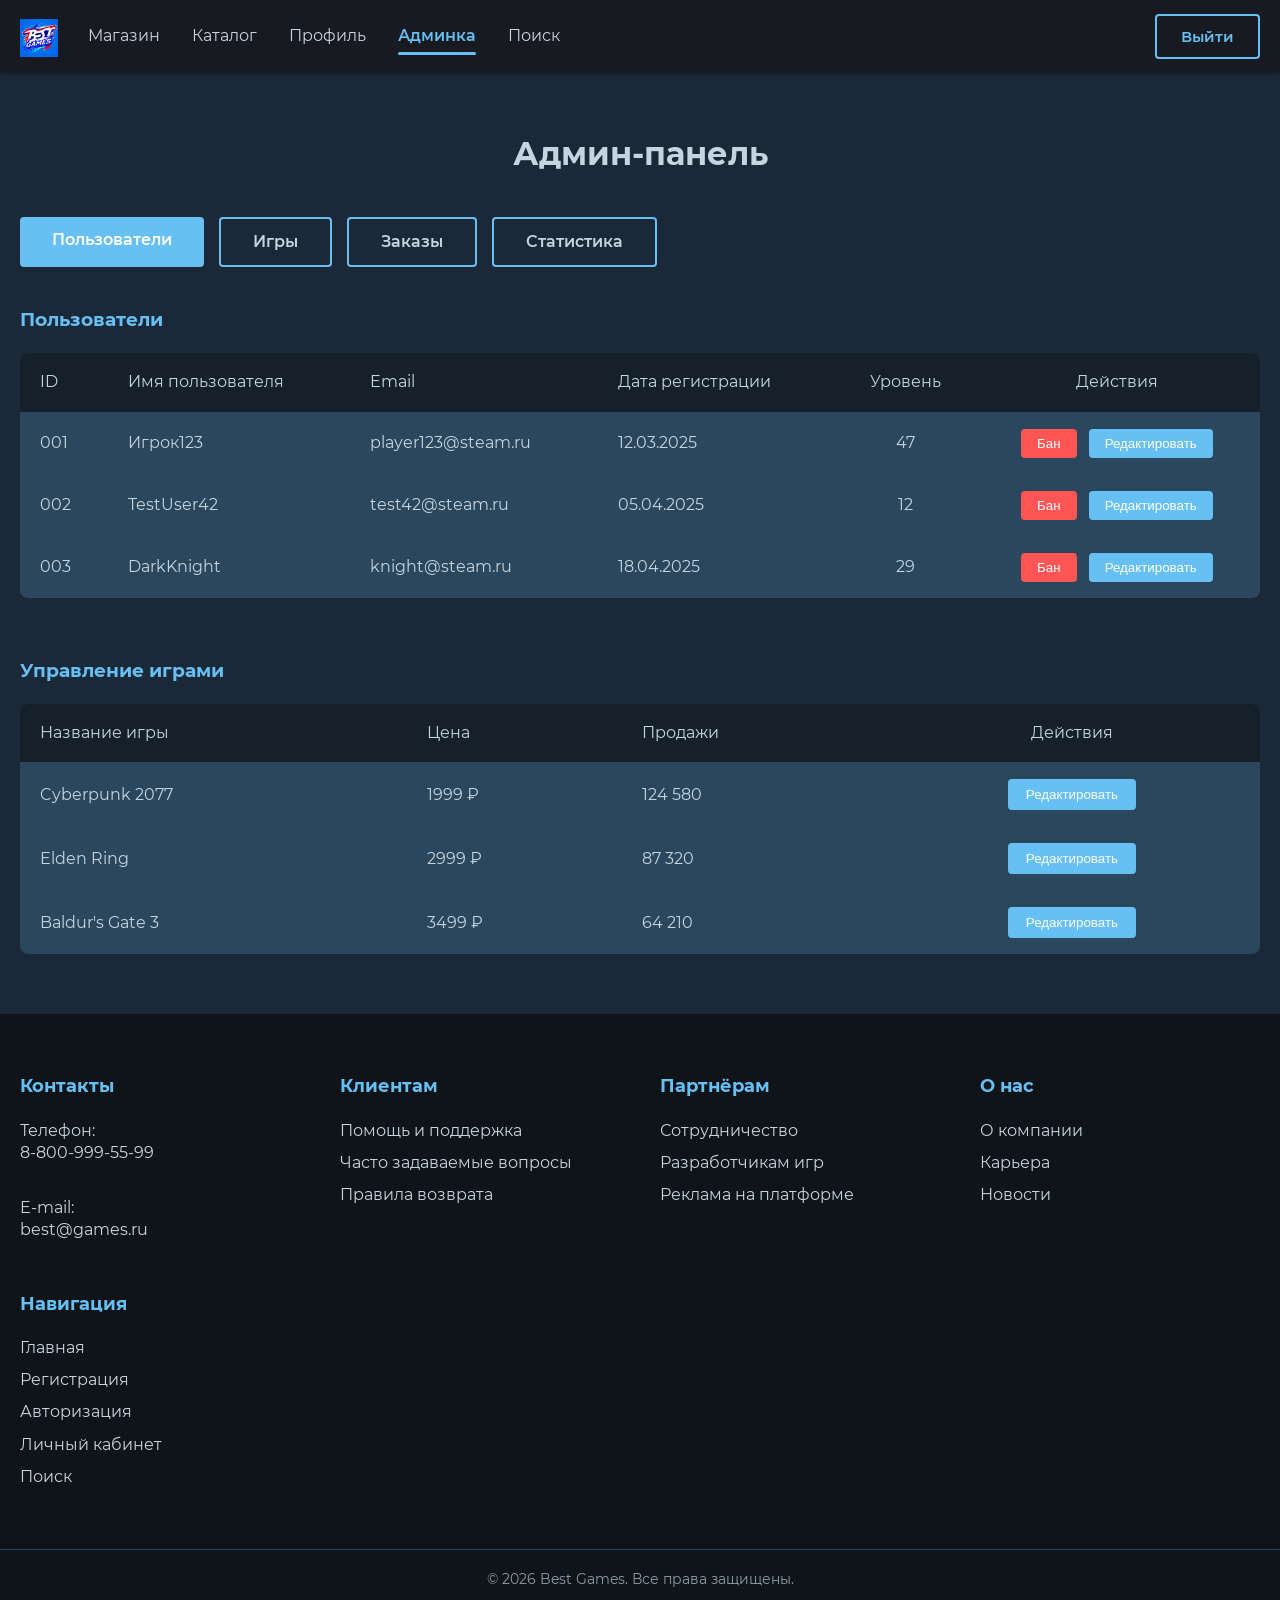
<file: admin.html>
<!DOCTYPE html>
<html lang="ru">
<head>
    <meta charset="UTF-8">
    <meta name="viewport" content="width=device-width, initial-scale=1.0">
    <title>Best Games</title>
    <link rel="stylesheet" href="style.css">
</head> 
<body>
    <header class="header">
        <div class="header__container">
            <a href="index.html" class="header__logo">
                <img src="images/logo.webp" alt="Best Games">
            </a>
            
            <input type="checkbox" id="burger-toggle" class="header__burger-checkbox">
            <label for="burger-toggle" class="header__burger">☰</label>
            
           <nav class="header__nav">
    <ul class="header__nav-list">
        <li><a href="index.html" class="header__nav-link">Магазин</a></li>
        <li><a href="catalog.html" class="header__nav-link">Каталог</a></li>
        <li><a href="profile.html" class="header__nav-link">Профиль</a></li>
        <li><a href="admin.html" class="header__nav-link active">Админка</a></li>
        <li><a href="index.html" class="header__nav-link">Поиск</a></li>
    </ul>
</nav>
            
            <div class="header__actions">
                <a href="login.html" class="header__login-btn">Выйти</a>
            </div>
        </div>
    </header>

    <main>
        <section class="section">
            <div style="max-width: 1300px; margin: 0 auto; padding: 0 20px;">
                <h2 class="section__title">Админ-панель</h2>

                <div style="display: flex; gap: 15px; margin-bottom: 40px; flex-wrap: wrap;">
                    <a href="#" style="padding: 12px 32px; background: var(--accent-color); color: #fff; text-decoration: none; border-radius: 4px; font-weight: 600;">Пользователи</a>
                    <a href="#" style="padding: 12px 32px; background: transparent; color: var(--text-color); border: 2px solid var(--accent-color); text-decoration: none; border-radius: 4px; font-weight: 600;">Игры</a>
                    <a href="#" style="padding: 12px 32px; background: transparent; color: var(--text-color); border: 2px solid var(--accent-color); text-decoration: none; border-radius: 4px; font-weight: 600;">Заказы</a>
                    <a href="#" style="padding: 12px 32px; background: transparent; color: var(--text-color); border: 2px solid var(--accent-color); text-decoration: none; border-radius: 4px; font-weight: 600;">Статистика</a>
                </div>

                <h3 style="margin: 0 0 20px 0; color: var(--accent-color);">Пользователи</h3>
                
                <div style="background: var(--card-bg); border-radius: 8px; overflow: hidden; margin-bottom: 60px;">
                    <table style="width: 100%; border-collapse: collapse;">
                        <thead>
                            <tr style="background: #16202b;">
                                <th style="padding: 18px 20px; text-align: left; font-weight: 500;">ID</th>
                                <th style="padding: 18px 20px; text-align: left; font-weight: 500;">Имя пользователя</th>
                                <th style="padding: 18px 20px; text-align: left; font-weight: 500;">Email</th>
                                <th style="padding: 18px 20px; text-align: left; font-weight: 500;">Дата регистрации</th>
                                <th style="padding: 18px 20px; text-align: center; font-weight: 500;">Уровень</th>
                                <th style="padding: 18px 20px; text-align: center; font-weight: 500;">Действия</th>
                            </tr>
                        </thead>
                        <tbody>
                            <tr>
                                <td style="padding: 16px 20px; border-top: 1px solid var(--border-color);">001</td>
                                <td style="padding: 16px 20px; border-top: 1px solid var(--border-color);">Игрок123</td>
                                <td style="padding: 16px 20px; border-top: 1px solid var(--border-color);">player123@steam.ru</td>
                                <td style="padding: 16px 20px; border-top: 1px solid var(--border-color);">12.03.2025</td>
                                <td style="padding: 16px 20px; border-top: 1px solid var(--border-color); text-align: center;">47</td>
                                <td style="padding: 16px 20px; border-top: 1px solid var(--border-color); text-align: center;">
                                    <button style="background: #ff5555; color: white; border: none; padding: 7px 16px; border-radius: 4px; margin-right: 8px; cursor: pointer;">Бан</button>
                                    <button style="background: #66c0f4; color: white; border: none; padding: 7px 16px; border-radius: 4px; cursor: pointer;">Редактировать</button>
                                </td>
                            </tr>
                            <tr>
                                <td style="padding: 16px 20px; border-top: 1px solid var(--border-color);">002</td>
                                <td style="padding: 16px 20px; border-top: 1px solid var(--border-color);">TestUser42</td>
                                <td style="padding: 16px 20px; border-top: 1px solid var(--border-color);">test42@steam.ru</td>
                                <td style="padding: 16px 20px; border-top: 1px solid var(--border-color);">05.04.2025</td>
                                <td style="padding: 16px 20px; border-top: 1px solid var(--border-color); text-align: center;">12</td>
                                <td style="padding: 16px 20px; border-top: 1px solid var(--border-color); text-align: center;">
                                    <button style="background: #ff5555; color: white; border: none; padding: 7px 16px; border-radius: 4px; margin-right: 8px; cursor: pointer;">Бан</button>
                                    <button style="background: #66c0f4; color: white; border: none; padding: 7px 16px; border-radius: 4px; cursor: pointer;">Редактировать</button>
                                </td>
                            </tr>
                            <tr>
                                <td style="padding: 16px 20px; border-top: 1px solid var(--border-color);">003</td>
                                <td style="padding: 16px 20px; border-top: 1px solid var(--border-color);">DarkKnight</td>
                                <td style="padding: 16px 20px; border-top: 1px solid var(--border-color);">knight@steam.ru</td>
                                <td style="padding: 16px 20px; border-top: 1px solid var(--border-color);">18.04.2025</td>
                                <td style="padding: 16px 20px; border-top: 1px solid var(--border-color); text-align: center;">29</td>
                                <td style="padding: 16px 20px; border-top: 1px solid var(--border-color); text-align: center;">
                                    <button style="background: #ff5555; color: white; border: none; padding: 7px 16px; border-radius: 4px; margin-right: 8px; cursor: pointer;">Бан</button>
                                    <button style="background: #66c0f4; color: white; border: none; padding: 7px 16px; border-radius: 4px; cursor: pointer;">Редактировать</button>
                                </td>
                            </tr>
                        </tbody>
                    </table>
                </div>

                <h3 style="margin: 0 0 20px 0; color: var(--accent-color);">Управление играми</h3>
                
                <div style="background: var(--card-bg); border-radius: 8px; overflow: hidden;">
                    <table style="width: 100%; border-collapse: collapse;">
                        <thead>
                            <tr style="background: #16202b;">
                                <th style="padding: 18px 20px; text-align: left; font-weight: 500;">Название игры</th>
                                <th style="padding: 18px 20px; text-align: left; font-weight: 500;">Цена</th>
                                <th style="padding: 18px 20px; text-align: left; font-weight: 500;">Продажи</th>
                                <th style="padding: 18px 20px; text-align: center; font-weight: 500;">Действия</th>
                            </tr>
                        </thead>
                        <tbody>
                            <tr>
                                <td style="padding: 16px 20px; border-top: 1px solid var(--border-color);">Cyberpunk 2077</td>
                                <td style="padding: 16px 20px; border-top: 1px solid var(--border-color);">1999 ₽</td>
                                <td style="padding: 16px 20px; border-top: 1px solid var(--border-color);">124 580</td>
                                <td style="padding: 16px 20px; border-top: 1px solid var(--border-color); text-align: center;">
                                    <button style="background: #66c0f4; color: white; border: none; padding: 8px 18px; border-radius: 4px; cursor: pointer;">Редактировать</button>
                                </td>
                            </tr>
                            <tr>
                                <td style="padding: 16px 20px; border-top: 1px solid var(--border-color);">Elden Ring</td>
                                <td style="padding: 16px 20px; border-top: 1px solid var(--border-color);">2999 ₽</td>
                                <td style="padding: 16px 20px; border-top: 1px solid var(--border-color);">87 320</td>
                                <td style="padding: 16px 20px; border-top: 1px solid var(--border-color); text-align: center;">
                                    <button style="background: #66c0f4; color: white; border: none; padding: 8px 18px; border-radius: 4px; cursor: pointer;">Редактировать</button>
                                </td>
                            </tr>
                            <tr>
                                <td style="padding: 16px 20px; border-top: 1px solid var(--border-color);">Baldur's Gate 3</td>
                                <td style="padding: 16px 20px; border-top: 1px solid var(--border-color);">3499 ₽</td>
                                <td style="padding: 16px 20px; border-top: 1px solid var(--border-color);">64 210</td>
                                <td style="padding: 16px 20px; border-top: 1px solid var(--border-color); text-align: center;">
                                    <button style="background: #66c0f4; color: white; border: none; padding: 8px 18px; border-radius: 4px; cursor: pointer;">Редактировать</button>
                                </td>
                            </tr>
                        </tbody>
                    </table>
                </div>

            </div>
        </section>
    </main>

    <footer class="footer">
    <div class="footer__container">
        
        <div class="footer__column">
            <h3>Контакты</h3>
            <p class="footer__contact">
                Телефон: <a href="tel:88009995599">8-800-999-55-99</a><br>
                E-mail: <a href="mailto:best@games.ru">best@games.ru</a>
            </p>
        </div>

        <div class="footer__column">
            <h3>Клиентам</h3>
            <a href="#">Помощь и поддержка</a>
            <a href="#">Часто задаваемые вопросы</a>
            <a href="#">Правила возврата</a>
        </div>

        <div class="footer__column">
            <h3>Партнёрам</h3>
            <a href="#">Сотрудничество</a>
            <a href="#">Разработчикам игр</a>
            <a href="#">Реклама на платформе</a>
        </div>

        <div class="footer__column">
            <h3>О нас</h3>
            <a href="#">О компании</a>
            <a href="#">Карьера</a>
            <a href="#">Новости</a>
        </div>

        <div class="footer__column">
            <h3>Навигация</h3>
            <a href="index.html">Главная</a>
            <a href="register.html">Регистрация</a>
            <a href="login.html">Авторизация</a>
            <a href="profile.html">Личный кабинет</a>
            <a href="index.html#search">Поиск</a>
        </div>

    </div>

    <div class="footer__bottom">
        © 2026 Best Games. Все права защищены.
    </div>
</footer>
</body>
</html>
</file>
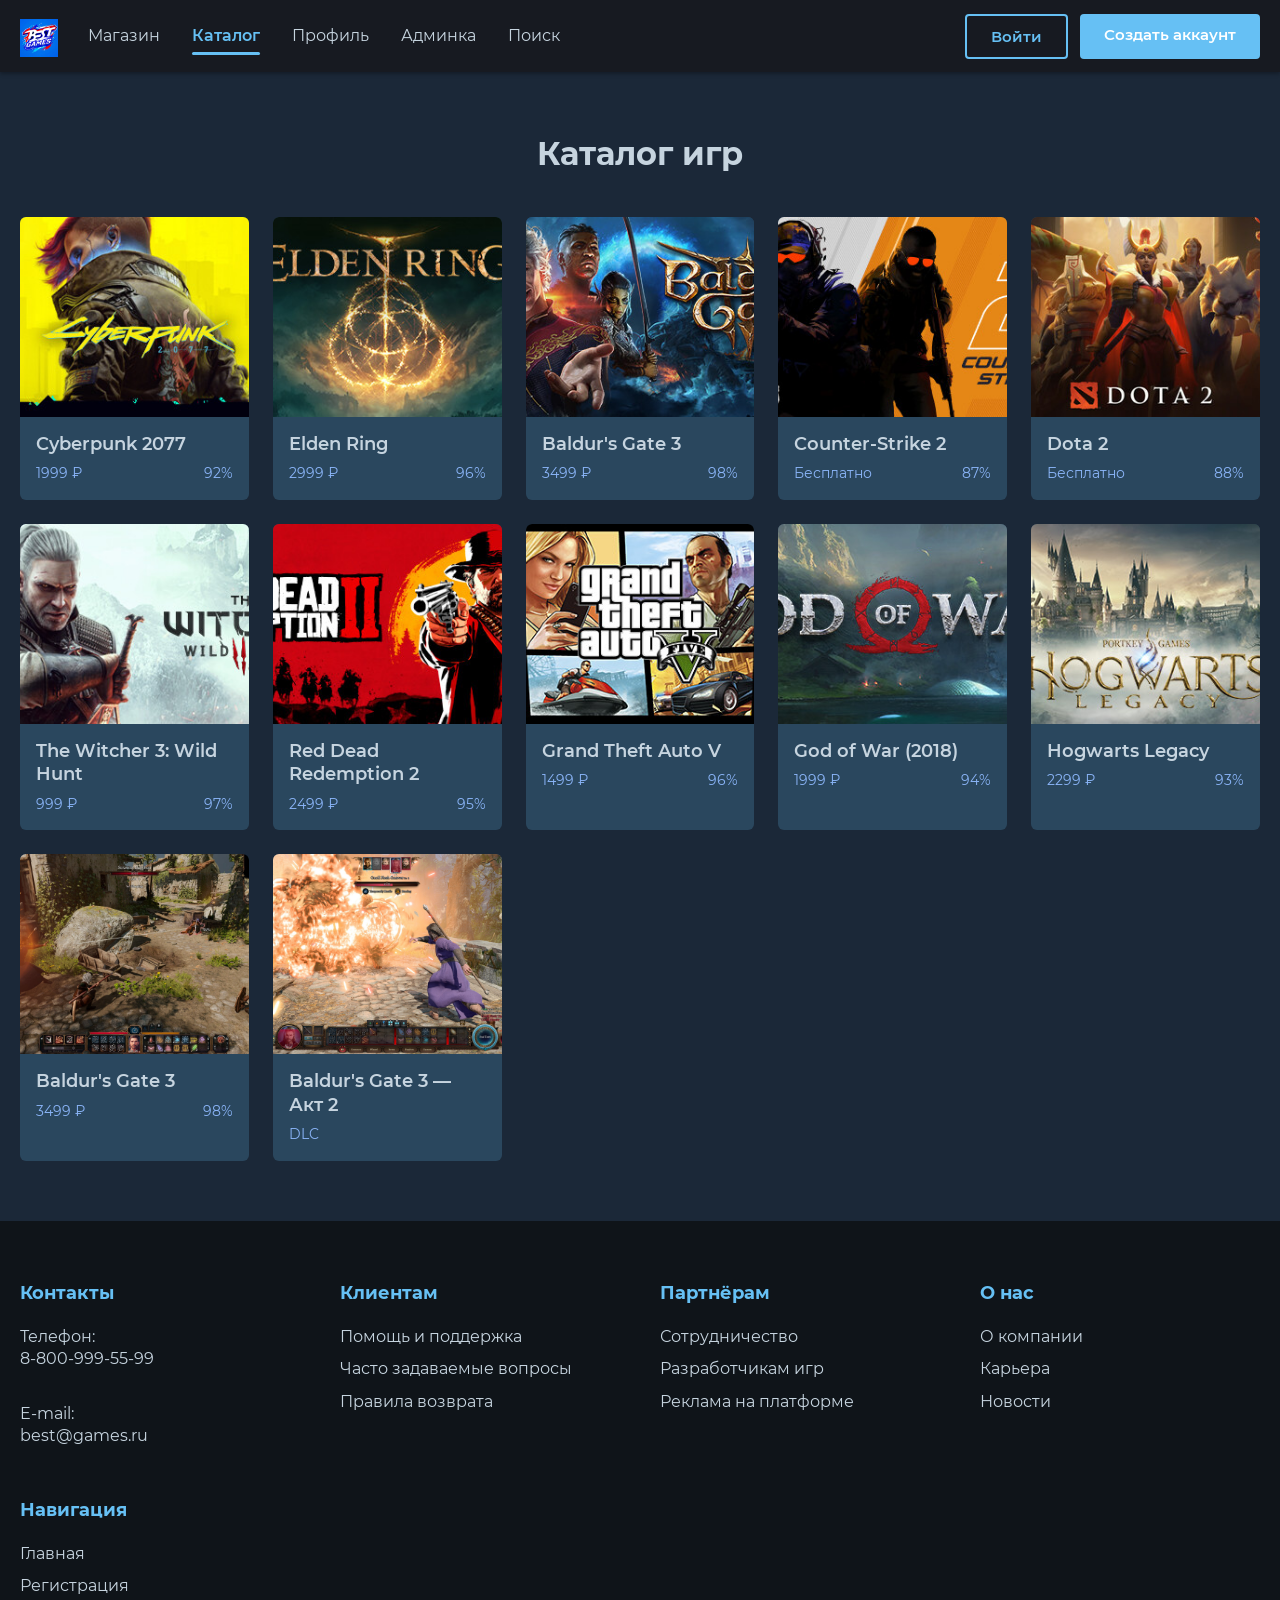
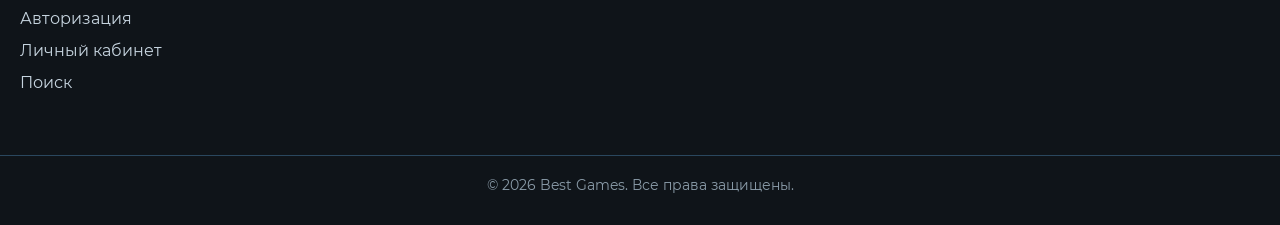
<file: catalog.html>
<!DOCTYPE html>
<html lang="ru">
<head>
    <meta charset="UTF-8">
    <meta name="viewport" content="width=device-width, initial-scale=1.0">
    <title>Best Games — Каталог игр</title>
    <link rel="stylesheet" href="style.css">
</head>
<body>
    <header class="header">
        <div class="header__container">
            <a href="index.html" class="header__logo">
                <img src="images/logo.webp" alt="Best Games">
            </a>
            
            <input type="checkbox" id="burger-toggle" class="header__burger-checkbox">
            <label for="burger-toggle" class="header__burger">☰</label>
            
           <nav class="header__nav">
    <ul class="header__nav-list">
        <li><a href="index.html" class="header__nav-link">Магазин</a></li>
        <li><a href="catalog.html" class="header__nav-link active">Каталог</a></li>
        <li><a href="profile.html" class="header__nav-link">Профиль</a></li>
        <li><a href="admin.html" class="header__nav-link">Админка</a></li>
        <li><a href="index.html" class="header__nav-link">Поиск</a></li>
    </ul>
</nav>
            
            <div class="header__actions">
                <a href="login.html" class="header__login-btn">Войти</a>
                <a href="register.html" class="header__register-btn">Создать аккаунт</a>
            </div>
        </div>
    </header>

    <main>
        <section class="section">
            <h2 class="section__title">Каталог игр</h2>

            <div class="cards-grid">
                <div class="card">
                    <div class="card__image"><img src="images/Cyberpunk 2077.jpg" alt="Cyberpunk 2077"></div>
                    <div class="card__body">
                        <div class="card__title">Cyberpunk 2077</div>
                        <div class="card__info"><span>1999 ₽</span><span>92%</span></div>
                    </div>
                </div>

                <div class="card">
                    <div class="card__image"><img src="images/Elden Ring.jpg" alt="Elden Ring"></div>
                    <div class="card__body">
                        <div class="card__title">Elden Ring</div>
                        <div class="card__info"><span>2999 ₽</span><span>96%</span></div>
                    </div>
                </div>

                <div class="card">
                    <div class="card__image"><img src="images/Baldur's Gate 3.jpg" alt="Baldur's Gate 3"></div>
                    <div class="card__body">
                        <div class="card__title">Baldur's Gate 3</div>
                        <div class="card__info"><span>3499 ₽</span><span>98%</span></div>
                    </div>
                </div>

                <div class="card">
                    <div class="card__image"><img src="images/Counter-Strike 2.jpg" alt="Counter-Strike 2"></div>
                    <div class="card__body">
                        <div class="card__title">Counter-Strike 2</div>
                        <div class="card__info"><span>Бесплатно</span><span>87%</span></div>
                    </div>
                </div>

                <div class="card">
                    <div class="card__image"><img src="images/Dota 2.jpg" alt="Dota 2"></div>
                    <div class="card__body">
                        <div class="card__title">Dota 2</div>
                        <div class="card__info"><span>Бесплатно</span><span>88%</span></div>
                    </div>
                </div>

                <div class="card">
                    <div class="card__image"><img src="images/The Witcher 3.jpg" alt="The Witcher 3"></div>
                    <div class="card__body">
                        <div class="card__title">The Witcher 3: Wild Hunt</div>
                        <div class="card__info"><span>999 ₽</span><span>97%</span></div>
                    </div>
                </div>

                <div class="card">
                    <div class="card__image"><img src="images/Red Dead Redemption 2.jpg" alt="Red Dead Redemption 2"></div>
                    <div class="card__body">
                        <div class="card__title">Red Dead Redemption 2</div>
                        <div class="card__info"><span>2499 ₽</span><span>95%</span></div>
                    </div>
                </div>

                <div class="card">
                    <div class="card__image"><img src="images/GTA V.jpg" alt="GTA V"></div>
                    <div class="card__body">
                        <div class="card__title">Grand Theft Auto V</div>
                        <div class="card__info"><span>1499 ₽</span><span>96%</span></div>
                    </div>
                </div>

                <div class="card">
                    <div class="card__image"><img src="images/God of War (2018).jpg" alt="God of War"></div>
                    <div class="card__body">
                        <div class="card__title">God of War (2018)</div>
                        <div class="card__info"><span>1999 ₽</span><span>94%</span></div>
                    </div>
                </div>

                <div class="card">
                    <div class="card__image"><img src="images/Hogwarts Legacy.jpg" alt="Hogwarts Legacy"></div>
                    <div class="card__body">
                        <div class="card__title">Hogwarts Legacy</div>
                        <div class="card__info"><span>2299 ₽</span><span>93%</span></div>
                    </div>
                </div>

                <div class="card">
                    <div class="card__image"><img src="images/baldurs_1.jpeg" alt="Baldur's Gate 3"></div>
                    <div class="card__body">
                        <div class="card__title">Baldur's Gate 3</div>
                        <div class="card__info"><span>3499 ₽</span><span>98%</span></div>
                    </div>
                </div>

                <div class="card">
                    <div class="card__image"><img src="images/baldurs_2.jpg" alt="Baldur's Gate 3"></div>
                    <div class="card__body">
                        <div class="card__title">Baldur's Gate 3 — Акт 2</div>
                        <div class="card__info"><span>DLC</span></div>
                    </div>
                </div>
            </div>
        </section>
    </main>

    <footer class="footer">
    <div class="footer__container">
        
        <div class="footer__column">
            <h3>Контакты</h3>
            <p class="footer__contact">
                Телефон: <a href="tel:88009995599">8-800-999-55-99</a><br>
                E-mail: <a href="mailto:best@games.ru">best@games.ru</a>
            </p>
        </div>

        <div class="footer__column">
            <h3>Клиентам</h3>
            <a href="#">Помощь и поддержка</a>
            <a href="#">Часто задаваемые вопросы</a>
            <a href="#">Правила возврата</a>
        </div>

        <div class="footer__column">
            <h3>Партнёрам</h3>
            <a href="#">Сотрудничество</a>
            <a href="#">Разработчикам игр</a>
            <a href="#">Реклама на платформе</a>
        </div>

        <div class="footer__column">
            <h3>О нас</h3>
            <a href="#">О компании</a>
            <a href="#">Карьера</a>
            <a href="#">Новости</a>
        </div>

        <div class="footer__column">
            <h3>Навигация</h3>
            <a href="index.html">Главная</a>
            <a href="register.html">Регистрация</a>
            <a href="login.html">Авторизация</a>
            <a href="profile.html">Личный кабинет</a>
            <a href="index.html#search">Поиск</a>
        </div>

    </div>

    <div class="footer__bottom">
        © 2026 Best Games. Все права защищены.
    </div>
</footer>
</body>
</html>
</file>
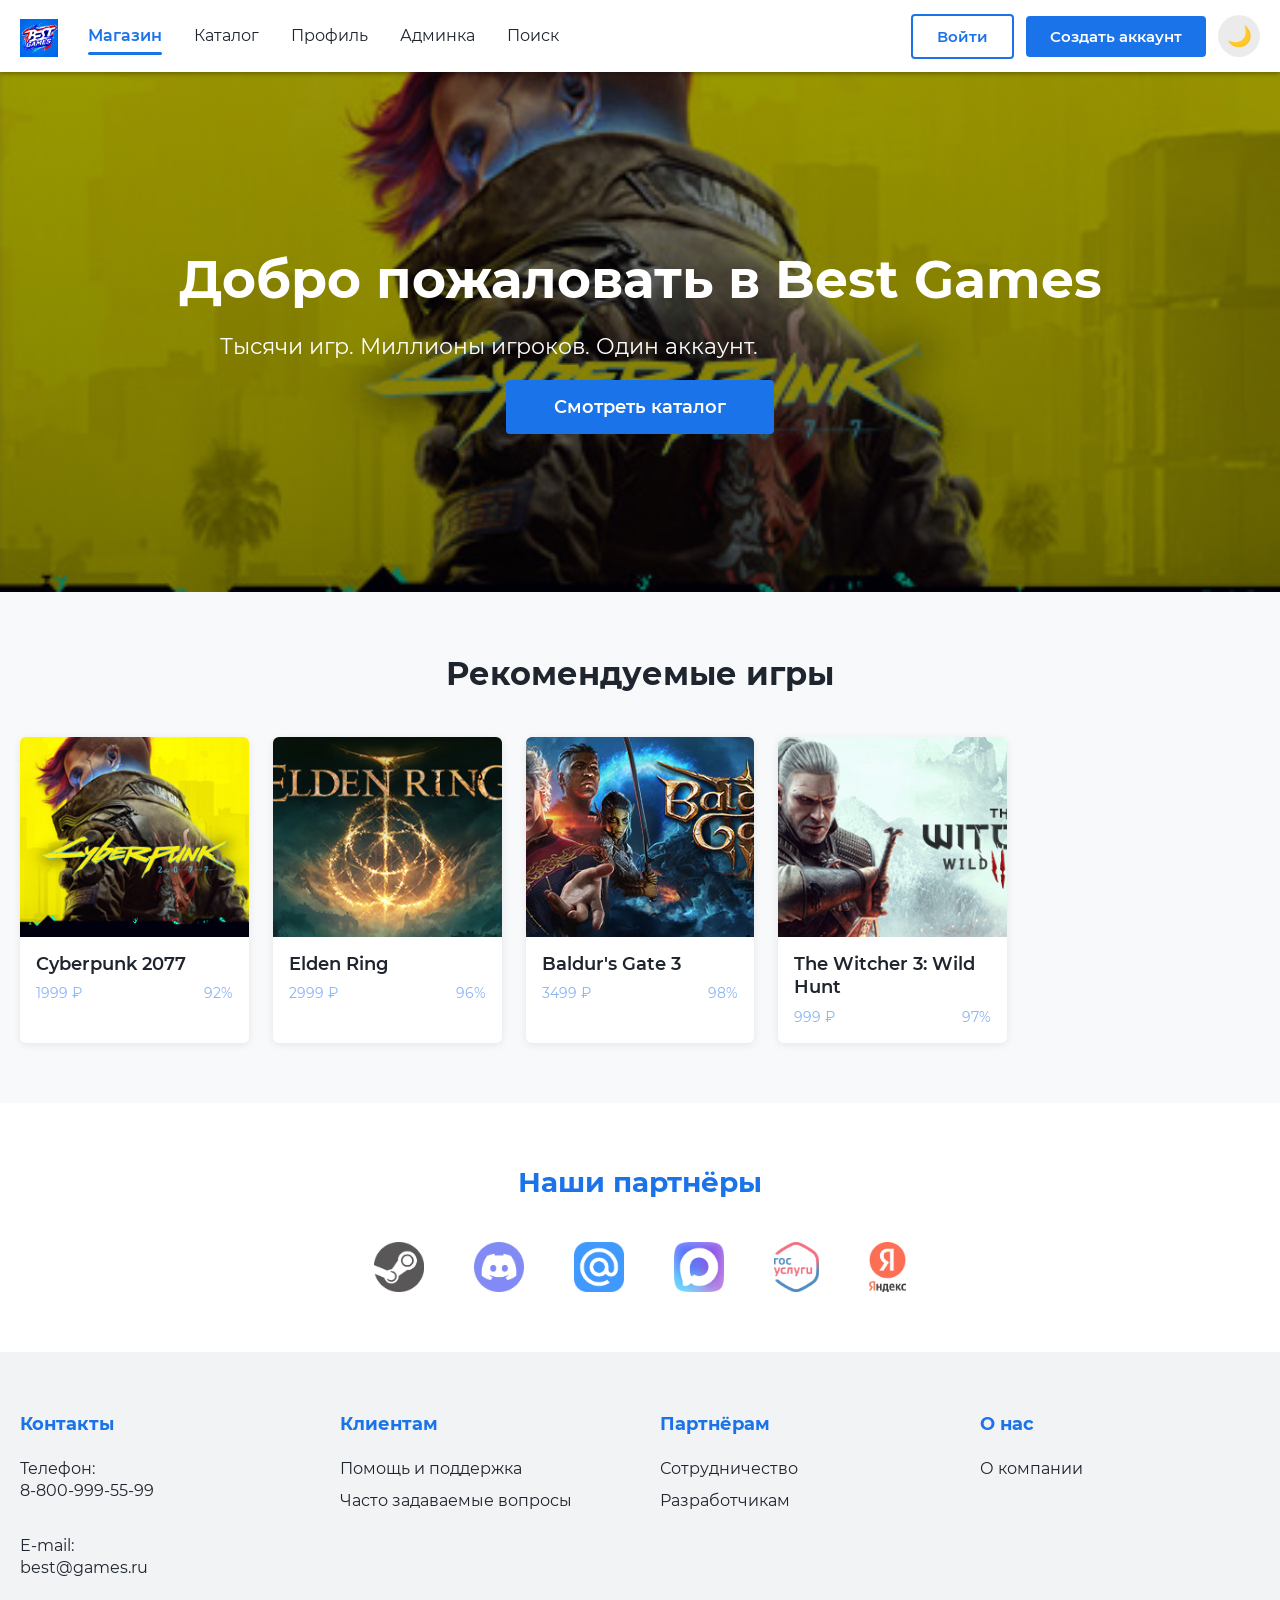
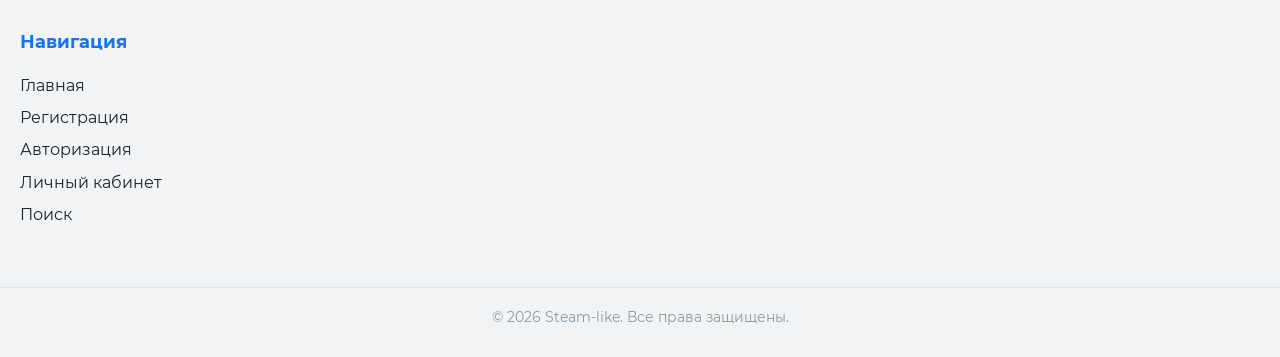
<file: index_light.html>
<!DOCTYPE html>
<html lang="ru">
<head>
    <meta charset="UTF-8">
    <meta name="viewport" content="width=device-width, initial-scale=1.0">
    <title>Steam — Главная (светлая тема)</title>
    <link rel="stylesheet" href="style.css">
</head>
<body class="light">
    <header class="header">
    <div class="header__container">
        <a href="index.html" class="header__logo">
            <img src="images/logo.webp" alt="Steam">
        </a>
        
        <input type="checkbox" id="burger-toggle" class="header__burger-checkbox">
        <label for="burger-toggle" class="header__burger">☰</label>
        
        <nav class="header__nav">
            <ul class="header__nav-list">
                <li><a href="index.html" class="header__nav-link active" >Магазин</a></li>
                <li><a href="catalog.html" class="header__nav-link">Каталог</a></li>
                <li><a href="profile.html" class="header__nav-link">Профиль</a></li>
                <li><a href="admin.html" class="header__nav-link">Админка</a></li>
                <li><a href="index_light.html" class="header__nav-link">Поиск</a></li>
            </ul>
        </nav>
        
        <div class="header__actions" style="display: flex; align-items: center; gap: 12px;">
            <a href="login.html" class="header__login-btn">Войти</a>
            <a href="register.html" class="header__register-btn">Создать аккаунт</a>
            
            <a href="index.html" class="theme-switch" title="Тёмная тема">
                🌙
            </a>
        </div>
    </div>
</header>

    <main>
        <section class="hero">
            <div class="hero__content">
                <h1>Добро пожаловать в Best Games</h1>
                <p>Тысячи игр. Миллионы игроков. Один аккаунт.</p>
                <a href="catalog.html" class="hero__btn">Смотреть каталог</a>
            </div>
        </section>

        <section class="section">
            <h2 class="section__title">Рекомендуемые игры</h2>
            <div class="cards-grid">
                <div class="card">
                    <div class="card__image"><img src="images/Cyberpunk 2077.jpg" alt="Cyberpunk 2077"></div>
                    <div class="card__body">
                        <div class="card__title">Cyberpunk 2077</div>
                        <div class="card__info"><span>1999 ₽</span><span>92%</span></div>
                    </div>
                </div>
                <div class="card">
                    <div class="card__image"><img src="images/Elden Ring.jpg" alt="Elden Ring"></div>
                    <div class="card__body">
                        <div class="card__title">Elden Ring</div>
                        <div class="card__info"><span>2999 ₽</span><span>96%</span></div>
                    </div>
                </div>
                <div class="card">
                    <div class="card__image"><img src="images/Baldur's Gate 3.jpg" alt="Baldur's Gate 3"></div>
                    <div class="card__body">
                        <div class="card__title">Baldur's Gate 3</div>
                        <div class="card__info"><span>3499 ₽</span><span>98%</span></div>
                    </div>
                </div>
                <div class="card">
                    <div class="card__image"><img src="images/The Witcher 3.jpg" alt="The Witcher 3"></div>
                    <div class="card__body">
                        <div class="card__title">The Witcher 3: Wild Hunt</div>
                        <div class="card__info"><span>999 ₽</span><span>97%</span></div>
                    </div>
                </div>
            </div>
        </section>

        <section class="partners">
            <h2 class="partners__title">Наши партнёры</h2>
            <div class="partners__grid">
                <img src="images/steam-sign-logo.png" alt="Steam" class="partners__logo">
                <img src="images/discord-sign-logo.png" alt="Discord" class="partners__logo">
                <img src="images/mail-ru-sign-logo.png" alt="Mail.ru" class="partners__logo">
                <img src="images/max-messenger-sign-logo.png" alt="MAX" class="partners__logo">
                <img src="images/gosusligi-logo.png" alt="Госуслуги" class="partners__logo">
                <img src="images/yandex-logo-rus.png" alt="Яндекс" class="partners__logo">
            </div>
        </section>
    </main>

    <footer class="footer">
        <div class="footer__container">
            <div class="footer__column">
                <h3>Контакты</h3>
                <p class="footer__contact">
                    Телефон: <a href="tel:88009995599">8-800-999-55-99</a><br>
                    E-mail: <a href="mailto:best@games.ru">best@games.ru</a>
                </p>
            </div>
            <div class="footer__column">
                <h3>Клиентам</h3>
                <a href="#">Помощь и поддержка</a>
                <a href="#">Часто задаваемые вопросы</a>
            </div>
            <div class="footer__column">
                <h3>Партнёрам</h3>
                <a href="#">Сотрудничество</a>
                <a href="#">Разработчикам</a>
            </div>
            <div class="footer__column">
                <h3>О нас</h3>
                <a href="#">О компании</a>
            </div>
            <div class="footer__column">
                <h3>Навигация</h3>
                <a href="index.html">Главная</a>
                <a href="register.html">Регистрация</a>
                <a href="login.html">Авторизация</a>
                <a href="profile.html">Личный кабинет</a>
                <a href="index_light.html#search">Поиск</a>
            </div>
        </div>
        <div class="footer__bottom">
            © 2026 Steam-like. Все права защищены.
        </div>
    </footer>
</body>
</html>
</file>
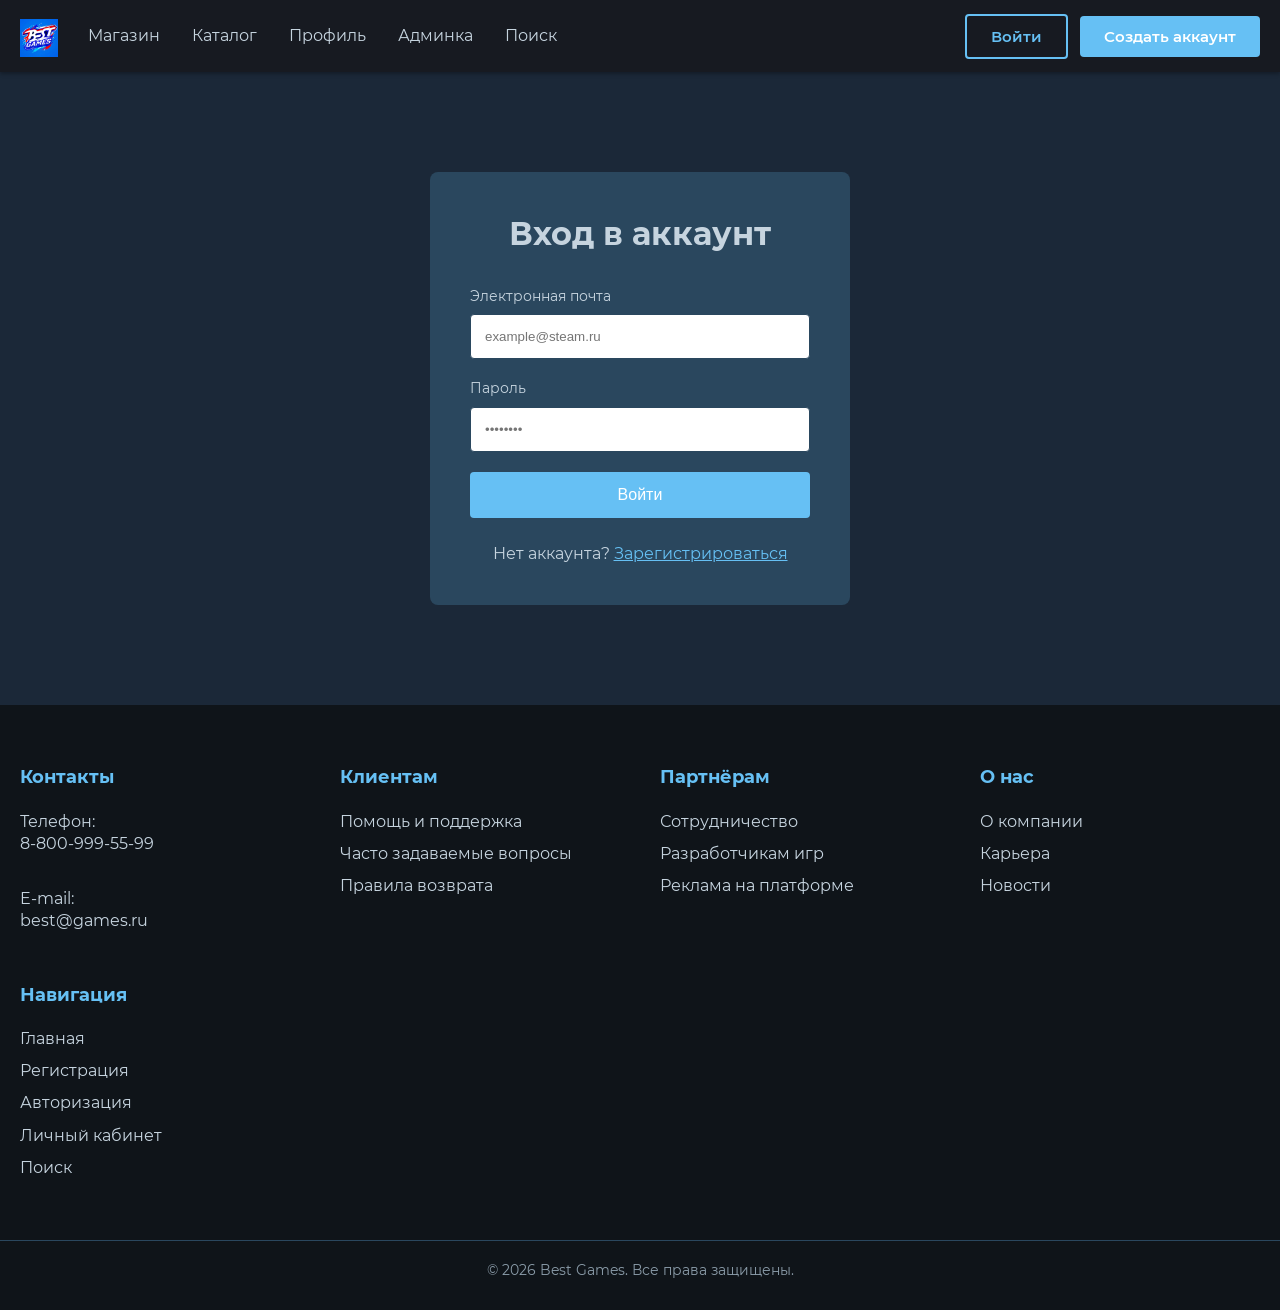
<file: login.html>
<!DOCTYPE html>
<html lang="ru">
<head>
<meta charset="UTF-8">
<meta name="viewport" content="width=device-width, initial-scale=1.0">
<title>Best Games - Вход</title>
<link rel="stylesheet" href="style.css">
</head>
<body>
<header class="header">
    <div class="header__container">
        <a href="index.html" class="header__logo">
            <img src="images/logo.webp" alt="Steam">
        </a>
        
        <input type="checkbox" id="burger-toggle" class="header__burger-checkbox">
        <label for="burger-toggle" class="header__burger">☰</label>
        
        <nav class="header__nav">
            <ul class="header__nav-list">
                <li><a href="index.html" class="header__nav-link" >Магазин</a></li>
                <li><a href="catalog.html" class="header__nav-link">Каталог</a></li>
                <li><a href="profile.html" class="header__nav-link">Профиль</a></li>
                <li><a href="admin.html" class="header__nav-link">Админка</a></li>
                <li><a href="index.html" class="header__nav-link">Поиск</a></li>
            </ul>
        </nav>
        
        <div class="header__actions" style="display: flex; align-items: center; gap: 12px;">
            <a href="login.html" class="header__login-btn">Войти</a>
            <a href="register.html" class="header__register-btn">Создать аккаунт</a>
        </div>
    </div>
</header>
<main>
<section class="section" style="padding-top: 100px; padding-bottom: 100px;">
<div style="max-width: 420px; margin: 0 auto; background-color: var(--card-bg); padding: 40px; border-radius: 8px;">
<h1 style="text-align: center; margin-bottom: 30px; font-size: 32px;">Вход в аккаунт</h1>
<form>
<div style="margin-bottom: 20px;">
<label style="display: block; margin-bottom: 8px; font-size: 14px;">Электронная почта</label>
<input type="email" style="width: 100%; padding: 14px; border: 1px solid var(--border-color); border-radius: 4px; background-color: #fff; color: #000;" placeholder="example@steam.ru" required>
</div>
<div style="margin-bottom: 20px;">
<label style="display: block; margin-bottom: 8px; font-size: 14px;">Пароль</label>
<input type="password" style="width: 100%; padding: 14px; border: 1px solid var(--border-color); border-radius: 4px; background-color: #fff; color: #000;" placeholder="••••••••" required>
</div>
<button type="submit" style="width: 100%; padding: 14px; background-color: var(--accent-color); color: #fff; border: none; border-radius: 4px; font-size: 16px; cursor: pointer;">Войти</button>
</form>
<p style="text-align: center; margin-top: 25px;">Нет аккаунта? <a href="register.html" style="color: var(--accent-color);">Зарегистрироваться</a></p>
</div>
</section>
</main>
<footer class="footer">
    <div class="footer__container">
        
        <div class="footer__column">
            <h3>Контакты</h3>
            <p class="footer__contact">
                Телефон: <a href="tel:88009995599">8-800-999-55-99</a><br>
                E-mail: <a href="mailto:best@games.ru">best@games.ru</a>
            </p>
        </div>

        <div class="footer__column">
            <h3>Клиентам</h3>
            <a href="#">Помощь и поддержка</a>
            <a href="#">Часто задаваемые вопросы</a>
            <a href="#">Правила возврата</a>
        </div>

        <div class="footer__column">
            <h3>Партнёрам</h3>
            <a href="#">Сотрудничество</a>
            <a href="#">Разработчикам игр</a>
            <a href="#">Реклама на платформе</a>
        </div>

        <div class="footer__column">
            <h3>О нас</h3>
            <a href="#">О компании</a>
            <a href="#">Карьера</a>
            <a href="#">Новости</a>
        </div>

        <div class="footer__column">
            <h3>Навигация</h3>
            <a href="index.html">Главная</a>
            <a href="register.html">Регистрация</a>
            <a href="login.html">Авторизация</a>
            <a href="profile.html">Личный кабинет</a>
            <a href="index.html#search">Поиск</a>
        </div>

    </div>

    <div class="footer__bottom">
        © 2026 Best Games. Все права защищены.
    </div>
</footer>
</body>
</html>
</file>
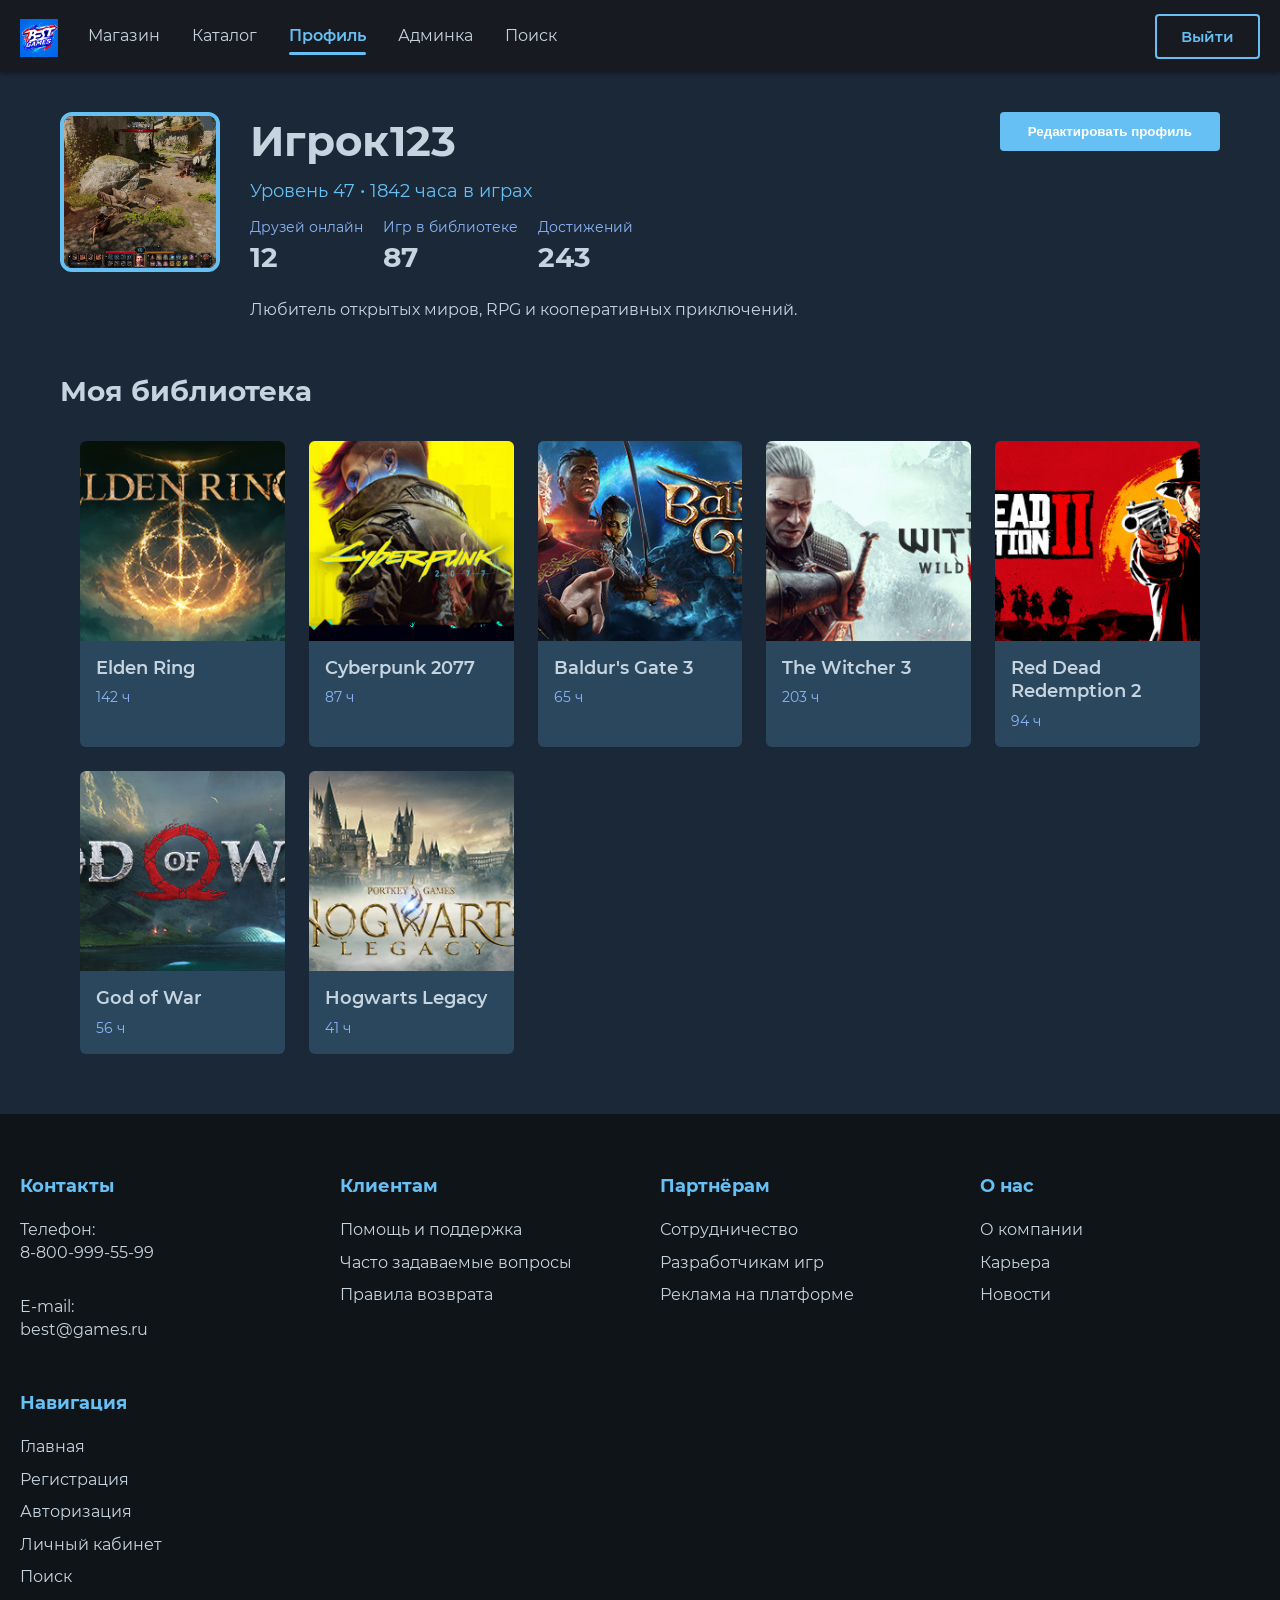
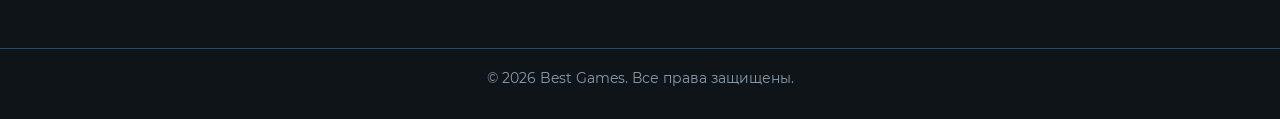
<file: profile.html>
<!DOCTYPE html>
<html lang="ru">
<head>
    <meta charset="UTF-8">
    <meta name="viewport" content="width=device-width, initial-scale=1.0">
    <title>Best Games — Профиль</title>
    <link rel="stylesheet" href="style.css">
</head>
<body>
    <header class="header">
        <div class="header__container">
            <a href="index.html" class="header__logo">
                <img src="images/logo.webp" alt="Best Games">
            </a>
            
            <input type="checkbox" id="burger-toggle" class="header__burger-checkbox">
            <label for="burger-toggle" class="header__burger">☰</label>
            
            <nav class="header__nav">
    <ul class="header__nav-list">
        <li><a href="index.html" class="header__nav-link">Магазин</a></li>
        <li><a href="catalog.html" class="header__nav-link">Каталог</a></li>
        <li><a href="profile.html" class="header__nav-link active">Профиль</a></li>
        <li><a href="admin.html" class="header__nav-link">Админка</a></li>
        <li><a href="index.html" class="header__nav-link">Поиск</a></li>
    </ul>
</nav>
            
            <div class="header__actions">
                <a href="login.html" class="header__login-btn">Выйти</a>
            </div>
        </div>
    </header>

    <main>
        <section class="section" style="padding-top: 40px;">
            <div style="max-width: 1200px; margin: 0 auto; padding: 0 20px;">
                
                <div style="display: flex; flex-wrap: wrap; gap: 30px; align-items: flex-start; margin-bottom: 50px;">
                    <div style="flex-shrink: 0;">
                        <div style="width: 160px; height: 160px; border-radius: 12px; overflow: hidden; border: 4px solid var(--accent-color);">
                            <img src="images/baldurs_1.jpeg" alt="Аватар" style="width: 100%; height: 100%; object-fit: cover;">
                        </div>
                    </div>
                    
                    <div style="flex: 1; min-width: 300px;">
                        <h1 style="font-size: 42px; margin-bottom: 8px;">Игрок123</h1>
                        <p style="color: var(--accent-color); font-size: 18px; margin-bottom: 12px;">Уровень 47 • 1842 часа в играх</p>
                        
                        <div style="display: flex; gap: 20px; margin-bottom: 20px; flex-wrap: wrap;">
                            <div>
                                <span style="color: #8ab4f7; font-size: 14px;">Друзей онлайн</span>
                                <div style="font-size: 28px; font-weight: 700;">12</div>
                            </div>
                            <div>
                                <span style="color: #8ab4f7; font-size: 14px;">Игр в библиотеке</span>
                                <div style="font-size: 28px; font-weight: 700;">87</div>
                            </div>
                            <div>
                                <span style="color: #8ab4f7; font-size: 14px;">Достижений</span>
                                <div style="font-size: 28px; font-weight: 700;">243</div>
                            </div>
                        </div>
                        
                        <p style="max-width: 600px; line-height: 1.5;">
                            Любитель открытых миров, RPG и кооперативных приключений.
                        </p>
                    </div>

                    <div style="margin-left: auto; display: flex; flex-direction: column; gap: 12px;">
                        <button style="padding: 12px 28px; background: var(--accent-color); color: #fff; border: none; border-radius: 4px; font-weight: 600; cursor: pointer;">
                            Редактировать профиль
                        </button>
                    </div>
                </div>

                <h2 style="font-size: 28px; margin-bottom: 30px;">Моя библиотека</h2>
                <div class="cards-grid">
                    <div class="card">
                        <div class="card__image"><img src="images/Elden Ring.jpg" alt="Elden Ring"></div>
                        <div class="card__body"><div class="card__title">Elden Ring</div><div class="card__info"><span>142 ч</span></div></div>
                    </div>
                    <div class="card">
                        <div class="card__image"><img src="images/Cyberpunk 2077.jpg" alt="Cyberpunk 2077"></div>
                        <div class="card__body"><div class="card__title">Cyberpunk 2077</div><div class="card__info"><span>87 ч</span></div></div>
                    </div>
                    <div class="card">
                        <div class="card__image"><img src="images/Baldur's Gate 3.jpg" alt="Baldur's Gate 3"></div>
                        <div class="card__body"><div class="card__title">Baldur's Gate 3</div><div class="card__info"><span>65 ч</span></div></div>
                    </div>
                    <div class="card">
                        <div class="card__image"><img src="images/The Witcher 3.jpg" alt="The Witcher 3"></div>
                        <div class="card__body"><div class="card__title">The Witcher 3</div><div class="card__info"><span>203 ч</span></div></div>
                    </div>
                    <div class="card">
                        <div class="card__image"><img src="images/Red Dead Redemption 2.jpg" alt="Red Dead Redemption 2"></div>
                        <div class="card__body"><div class="card__title">Red Dead Redemption 2</div><div class="card__info"><span>94 ч</span></div></div>
                    </div>
                    <div class="card">
                        <div class="card__image"><img src="images/God of War (2018).jpg" alt="God of War"></div>
                        <div class="card__body"><div class="card__title">God of War</div><div class="card__info"><span>56 ч</span></div></div>
                    </div>
                    <div class="card">
                        <div class="card__image"><img src="images/Hogwarts Legacy.jpg" alt="Hogwarts Legacy"></div>
                        <div class="card__body"><div class="card__title">Hogwarts Legacy</div><div class="card__info"><span>41 ч</span></div></div>
                    </div>
                </div>

            </div>
        </section>
    </main>

    <footer class="footer">
    <div class="footer__container">
        
        <div class="footer__column">
            <h3>Контакты</h3>
            <p class="footer__contact">
                Телефон: <a href="tel:88009995599">8-800-999-55-99</a><br>
                E-mail: <a href="mailto:best@games.ru">best@games.ru</a>
            </p>
        </div>

        <div class="footer__column">
            <h3>Клиентам</h3>
            <a href="#">Помощь и поддержка</a>
            <a href="#">Часто задаваемые вопросы</a>
            <a href="#">Правила возврата</a>
        </div>

        <div class="footer__column">
            <h3>Партнёрам</h3>
            <a href="#">Сотрудничество</a>
            <a href="#">Разработчикам игр</a>
            <a href="#">Реклама на платформе</a>
        </div>

        <div class="footer__column">
            <h3>О нас</h3>
            <a href="#">О компании</a>
            <a href="#">Карьера</a>
            <a href="#">Новости</a>
        </div>

        <div class="footer__column">
            <h3>Навигация</h3>
            <a href="index.html">Главная</a>
            <a href="register.html">Регистрация</a>
            <a href="login.html">Авторизация</a>
            <a href="profile.html">Личный кабинет</a>
            <a href="index.html#search">Поиск</a>
        </div>

    </div>

    <div class="footer__bottom">
        © 2026 Best Games. Все права защищены.
    </div>
</footer>
</body>
</html>
</file>
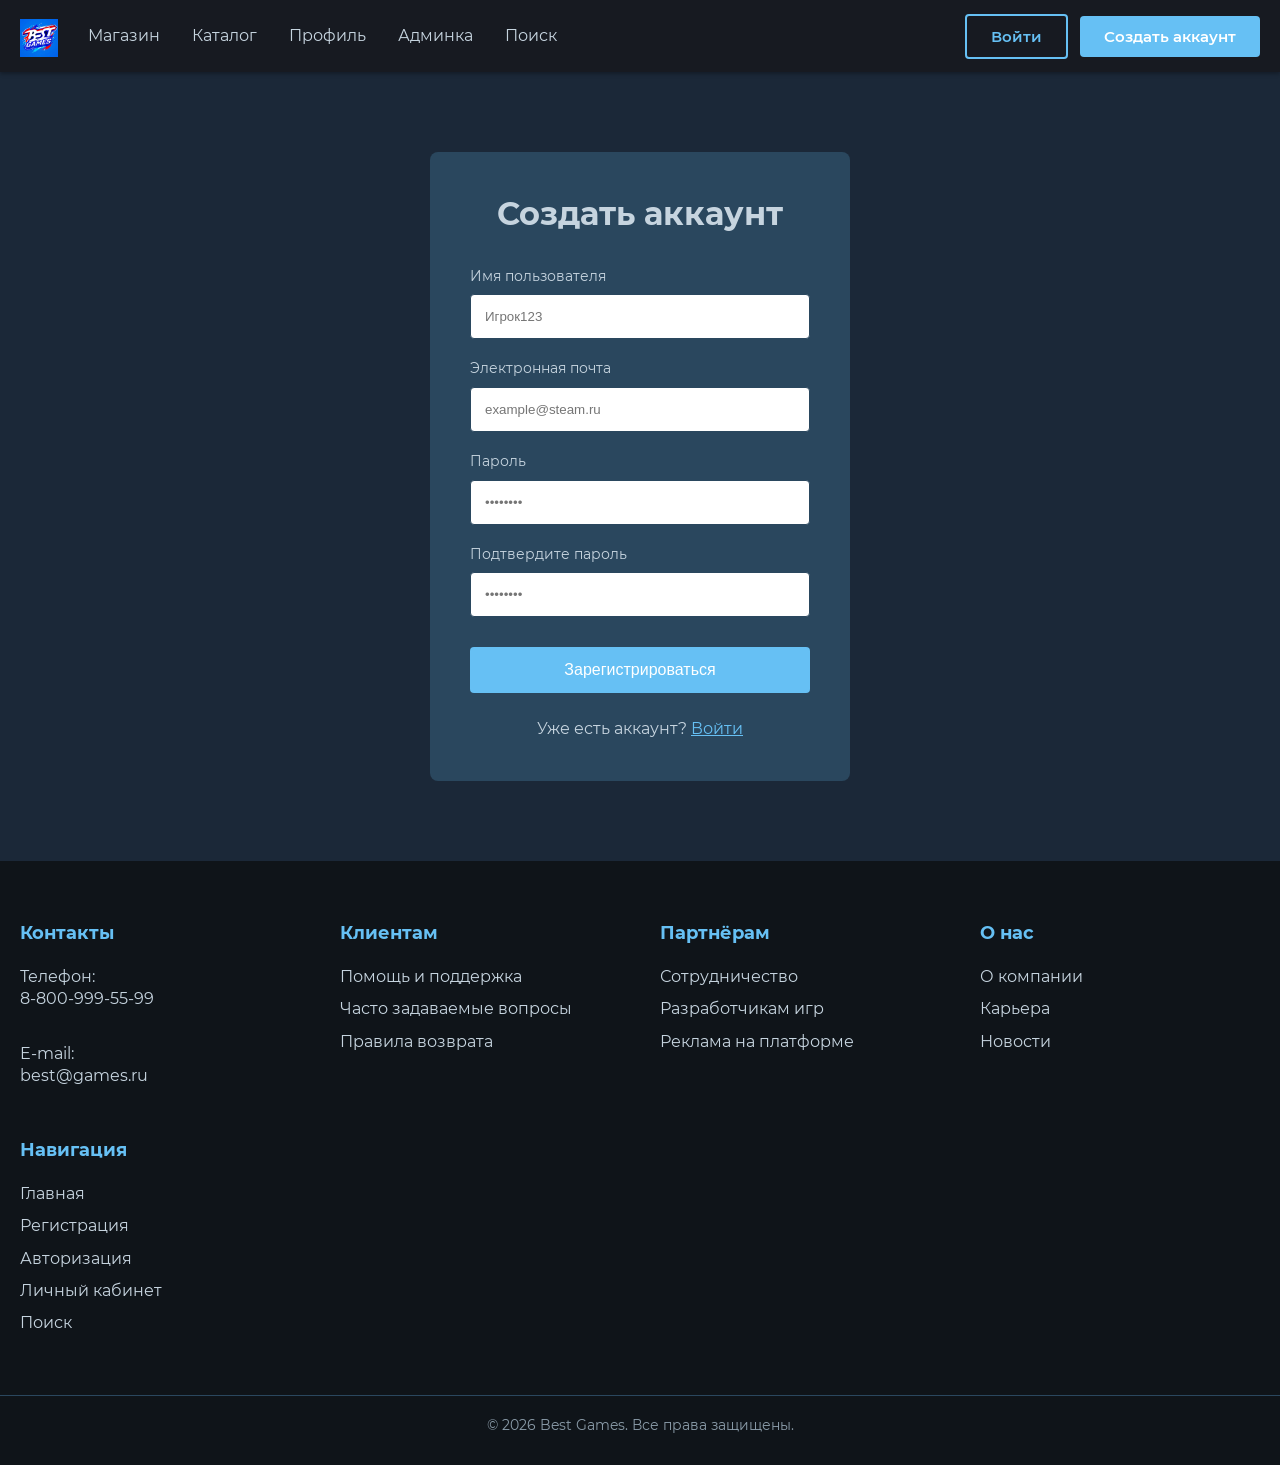
<file: register.html>
<!DOCTYPE html>
<html lang="ru">
<head>
<meta charset="UTF-8">
<meta name="viewport" content="width=device-width, initial-scale=1.0">
<title>Best Games - Регистрация</title>
<link rel="stylesheet" href="style.css">
</head>
<body>
<header class="header">
    <div class="header__container">
        <a href="index.html" class="header__logo">
            <img src="images/logo.webp" alt="Steam">
        </a>
        
        <input type="checkbox" id="burger-toggle" class="header__burger-checkbox">
        <label for="burger-toggle" class="header__burger">☰</label>
        
        <nav class="header__nav">
            <ul class="header__nav-list">
                <li><a href="index.html" class="header__nav-link" >Магазин</a></li>
                <li><a href="catalog.html" class="header__nav-link">Каталог</a></li>
                <li><a href="profile.html" class="header__nav-link">Профиль</a></li>
                <li><a href="admin.html" class="header__nav-link">Админка</a></li>
                <li><a href="index.html" class="header__nav-link">Поиск</a></li>
            </ul>
        </nav>
        
        <div class="header__actions" style="display: flex; align-items: center; gap: 12px;">
            <a href="login.html" class="header__login-btn">Войти</a>
            <a href="register.html" class="header__register-btn">Создать аккаунт</a>
        </div>
    </div>
</header>
<main>
<section class="section" style="padding-top: 80px; padding-bottom: 80px;">
<div style="max-width: 420px; margin: 0 auto; background-color: var(--card-bg); padding: 40px; border-radius: 8px;">
<h1 style="text-align: center; margin-bottom: 30px; font-size: 32px;">Создать аккаунт</h1>
<form>
<div style="margin-bottom: 20px;">
<label style="display: block; margin-bottom: 8px; font-size: 14px;">Имя пользователя</label>
<input type="text" style="width: 100%; padding: 14px; border: 1px solid var(--border-color); border-radius: 4px; background-color: #fff; color: #000;" placeholder="Игрок123" required>
</div>
<div style="margin-bottom: 20px;">
<label style="display: block; margin-bottom: 8px; font-size: 14px;">Электронная почта</label>
<input type="email" style="width: 100%; padding: 14px; border: 1px solid var(--border-color); border-radius: 4px; background-color: #fff; color: #000;" placeholder="example@steam.ru" required>
</div>
<div style="margin-bottom: 20px;">
<label style="display: block; margin-bottom: 8px; font-size: 14px;">Пароль</label>
<input type="password" style="width: 100%; padding: 14px; border: 1px solid var(--border-color); border-radius: 4px; background-color: #fff; color: #000;" placeholder="••••••••" required>
</div>
<div style="margin-bottom: 30px;">
<label style="display: block; margin-bottom: 8px; font-size: 14px;">Подтвердите пароль</label>
<input type="password" style="width: 100%; padding: 14px; border: 1px solid var(--border-color); border-radius: 4px; background-color: #fff; color: #000;" placeholder="••••••••" required>
</div>
<button type="submit" style="width: 100%; padding: 14px; background-color: var(--accent-color); color: #fff; border: none; border-radius: 4px; font-size: 16px; cursor: pointer;">Зарегистрироваться</button>
</form>
<p style="text-align: center; margin-top: 25px;">Уже есть аккаунт? <a href="login.html" style="color: var(--accent-color);">Войти</a></p>
</div>
</section>
</main>
<footer class="footer">
    <div class="footer__container">
        
        <div class="footer__column">
            <h3>Контакты</h3>
            <p class="footer__contact">
                Телефон: <a href="tel:88009995599">8-800-999-55-99</a><br>
                E-mail: <a href="mailto:best@games.ru">best@games.ru</a>
            </p>
        </div>

        <div class="footer__column">
            <h3>Клиентам</h3>
            <a href="#">Помощь и поддержка</a>
            <a href="#">Часто задаваемые вопросы</a>
            <a href="#">Правила возврата</a>
        </div>

        <div class="footer__column">
            <h3>Партнёрам</h3>
            <a href="#">Сотрудничество</a>
            <a href="#">Разработчикам игр</a>
            <a href="#">Реклама на платформе</a>
        </div>

        <div class="footer__column">
            <h3>О нас</h3>
            <a href="#">О компании</a>
            <a href="#">Карьера</a>
            <a href="#">Новости</a>
        </div>

        <div class="footer__column">
            <h3>Навигация</h3>
            <a href="index.html">Главная</a>
            <a href="register.html">Регистрация</a>
            <a href="login.html">Авторизация</a>
            <a href="profile.html">Личный кабинет</a>
            <a href="index.html#search">Поиск</a>
        </div>

    </div>

    <div class="footer__bottom">
        © 2026 Best Games. Все права защищены.
    </div>
</footer>
</body>
</html>
</file>
<file: style.css>
:root {
  --bg-color: #1b2838;
  --header-bg: #171a21;
  --text-color: #c6d4df;
  --accent-color: #66c0f4;
  --card-bg: #2a475e;
  --border-color: #2a475e;
  --footer-bg: #0f1419;
}

.light {
  --bg-color: #f4f4f4;
  --header-bg: #ffffff;
  --text-color: #202020;
  --accent-color: #1a73e8;
  --card-bg: #ffffff;
  --border-color: #e0e0e0;
  --footer-bg: #e0e0e0;
}

* {
  margin: 0;
  padding: 0;
  box-sizing: border-box;
}

@font-face {
  font-family: "Montserrat";
  src: url("fonts/Monserrat/Montserrat-Regular.ttf") format("truetype");
  font-weight: 400;
  font-style: normal;
}

@font-face {
  font-family: "Montserrat";
  src: url("fonts/Monserrat/Montserrat-Bold.ttf") format("truetype");
  font-weight: 700;
  font-style: normal;
}

@font-face {
  font-family: "Montserrat";
  src: url("fonts/Monserrat/Montserrat-SemiBold.ttf") format("truetype");
  font-weight: 600;
  font-style: normal;
}

body {
  background-color: var(--bg-color);
  color: var(--text-color);
  font-family: "Montserrat", system-ui, sans-serif;
  line-height: 1.4;
}

.header {
  background-color: var(--header-bg);
  position: sticky;
  top: 0;
  z-index: 1000;
  box-shadow: 0 2px 4px rgba(0, 0, 0, 0.3);
}

.header__container {
  max-width: 1920px;
  margin: 0 auto;
  padding: 0 20px;
  display: flex;
  align-items: center;
  height: 72px;
  gap: 30px;
}

.header__logo {
  font-size: 32px;
  font-weight: 700;
  color: var(--accent-color);
  text-decoration: none;
  letter-spacing: 1px;
}

.header__logo img {
  height: 38px;
  vertical-align: middle;
}

.header__burger-checkbox {
  display: none;
}

.header__burger {
  display: none;
  font-size: 32px;
  cursor: pointer;
  color: var(--text-color);
}

.header__nav-list {
  display: flex;
  list-style: none;
  gap: 32px;
}

.header__nav-link {
  color: var(--text-color);
  text-decoration: none;
  font-weight: 500;
  font-size: 16px;
  transition: color 0.2s;
}

.header__nav-link:hover {
  color: var(--accent-color);
}

.header__actions {
  display: flex;
  gap: 12px;
  margin-left: auto;
}

.header__login-btn,
.header__register-btn {
  padding: 10px 24px;
  border-radius: 4px;
  text-decoration: none;
  font-weight: 600;
  font-size: 15px;
}

.header__login-btn {
  border: 2px solid var(--accent-color);
  color: var(--accent-color);
}

.header__register-btn {
  background-color: var(--accent-color);
  color: #fff;
}

.card {
  background-color: var(--card-bg);
  border-radius: 6px;
  overflow: hidden;
  transition:
    transform 0.25s ease,
    box-shadow 0.25s;
}

.card:hover {
  transform: translateY(-6px);
  box-shadow: 0 8px 16px rgba(0, 0, 0, 0.4);
}

.card__image {
  height: 200px;
  background-size: cover;
  background-position: center;
  position: relative;
}

.card__image img {
  width: 100%;
  height: 100%;
  object-fit: cover;
}

.card__body {
  padding: 16px;
}

.card__title {
  font-size: 18px;
  font-weight: 600;
  margin-bottom: 8px;
  line-height: 1.3;
}

.card__info {
  display: flex;
  justify-content: space-between;
  align-items: center;
  font-size: 14px;
  color: #8ab4f7;
}

.hero {
  height: 520px;
  background:
    linear-gradient(rgba(0, 0, 0, 0.65), rgba(0, 0, 0, 0.75)),
    url("images/Cyberpunk 2077.jpg") center/cover no-repeat;
  display: flex;
  align-items: center;
  justify-content: center;
  text-align: center;
  position: relative;
}

.hero__content h1 {
  font-size: 52px;
  font-weight: 700;
  margin-bottom: 16px;
}

.hero__content p {
  font-size: 22px;
  margin-bottom: 32px;
  max-width: 620px;
}

.hero__btn {
  background: var(--accent-color);
  color: #fff;
  padding: 16px 48px;
  font-size: 18px;
  font-weight: 600;
  border-radius: 4px;
  text-decoration: none;
  transition: background 0.2s;
}

.hero__btn:hover {
  background: #4da1e0;
}

.section {
  padding: 60px 0;
}

.section__title {
  font-size: 32px;
  font-weight: 700;
  text-align: center;
  margin-bottom: 40px;
}

.cards-grid {
  display: grid;
  grid-template-columns: repeat(auto-fill, minmax(280px, 1fr));
  gap: 24px;
  max-width: 1920px;
  margin: 0 auto;
  padding: 0 20px;
}

.footer {
  background-color: var(--footer-bg);
  padding: 60px 0 30px;
}

.footer__container {
  max-width: 1920px;
  margin: 0 auto;
  padding: 0 20px;
  display: grid;
  grid-template-columns: repeat(auto-fit, minmax(220px, 1fr));
  gap: 40px;
}

.footer__column h3 {
  color: var(--accent-color);
  margin-bottom: 20px;
  font-size: 18px;
}

.footer__column a {
  color: var(--text-color);
  text-decoration: none;
  display: block;
  margin-bottom: 10px;
}

.footer__column a:hover {
  color: var(--accent-color);
}

.footer__bottom {
  margin-top: 50px;
  text-align: center;
  padding-top: 20px;
  border-top: 1px solid var(--border-color);
  font-size: 14px;
  color: #8a9ba8;
}

@media (max-width: 767px) {
  .header__container {
    padding: 0 15px;
  }
  .header__burger {
    display: block;
  }
  .header__nav {
    display: none;
    position: absolute;
    top: 72px;
    left: 0;
    width: 100%;
    background: var(--header-bg);
    padding: 20px;
    box-shadow: 0 4px 10px rgba(0, 0, 0, 0.5);
  }
  .header__burger-checkbox:checked ~ .header__nav {
    display: block;
  }
  .header__nav-list {
    flex-direction: column;
    gap: 20px;
  }
  .hero {
    height: 380px;
  }
  .hero__content h1 {
    font-size: 32px;
  }
  .hero__content p {
    font-size: 17px;
  }
  .cards-grid {
    grid-template-columns: 1fr;
  }
}

@media (min-width: 768px) and (max-width: 1199px) {
  .cards-grid {
    grid-template-columns: repeat(3, 1fr);
  }
}

@media (min-width: 1200px) {
  .cards-grid {
    grid-template-columns: repeat(5, 1fr);
  }
}

.partners {
  padding: 60px 0;
  background: var(--card-bg);
}

.partners__title {
  text-align: center;
  font-size: 28px;
  margin-bottom: 40px;
  color: var(--accent-color);
}

.partners__grid {
  display: flex;
  flex-wrap: wrap;
  justify-content: center;
  gap: 50px;
  align-items: center;
  max-width: 1200px;
  margin: 0 auto;
  padding: 0 20px;
}

.partners__logo {
  height: 50px;
  opacity: 0.75;
  transition: opacity 0.3s;
}

.partners__logo:hover {
  opacity: 1;
}

@media (max-width: 768px) {
  .partners__grid {
    gap: 40px;
  }
  .partners__logo {
    height: 40px;
  }
}

.header__nav-link {
  color: var(--text-color);
  text-decoration: none;
  font-weight: 500;
  font-size: 16px;
  padding: 8px 0;
  position: relative;
  transition: color 0.2s;
}

.header__nav-link:hover {
  color: var(--accent-color);
}

.header__nav-link.active {
  color: var(--accent-color);
  font-weight: 600;
}

.header__nav-link.active::after {
  content: "";
  position: absolute;
  bottom: -2px;
  left: 0;
  width: 100%;
  height: 3px;
  background: var(--accent-color);
  border-radius: 3px;
}

.light {
  --bg-color: #f8f9fa;
  --header-bg: #ffffff;
  --text-color: #1f252e;
  --accent-color: #1a73e8;
  --card-bg: #ffffff;
  --border-color: #e0e4e8;
  --footer-bg: #f1f3f5;
}

.light .card {
  box-shadow: 0 2px 8px rgba(0, 0, 0, 0.08);
}

.light .header__nav-link {
  color: #1f252e;
}

.light .header__nav-link:hover,
.light .header__nav-link.active {
  color: #1a73e8;
}

.light .hero {
  background:
    linear-gradient(rgba(0, 0, 0, 0.4), rgba(0, 0, 0, 0.5)),
    url("images/Cyberpunk 2077.jpg") center/cover no-repeat;
  color: #fff;
}

.light .section__title {
  color: #1f252e;
}

.light .footer {
  color: #1f252e;
}

.light .footer__column h3 {
  color: #1a73e8;
}

.theme-switch {
  display: flex;
  align-items: center;
  justify-content: center;
  width: 42px;
  height: 42px;
  border-radius: 50%;
  background: rgba(255, 255, 255, 0.1);
  color: var(--text-color);
  font-size: 20px;
  text-decoration: none;
  transition: all 0.3s;
  border: 2px solid transparent;
}

.theme-switch:hover {
  background: rgba(255, 255, 255, 0.2);
  border-color: var(--accent-color);
  color: var(--accent-color);
}

.light .theme-switch {
  background: rgba(0, 0, 0, 0.08);
}

.light .theme-switch:hover {
  background: rgba(0, 0, 0, 0.15);
}
</file>
